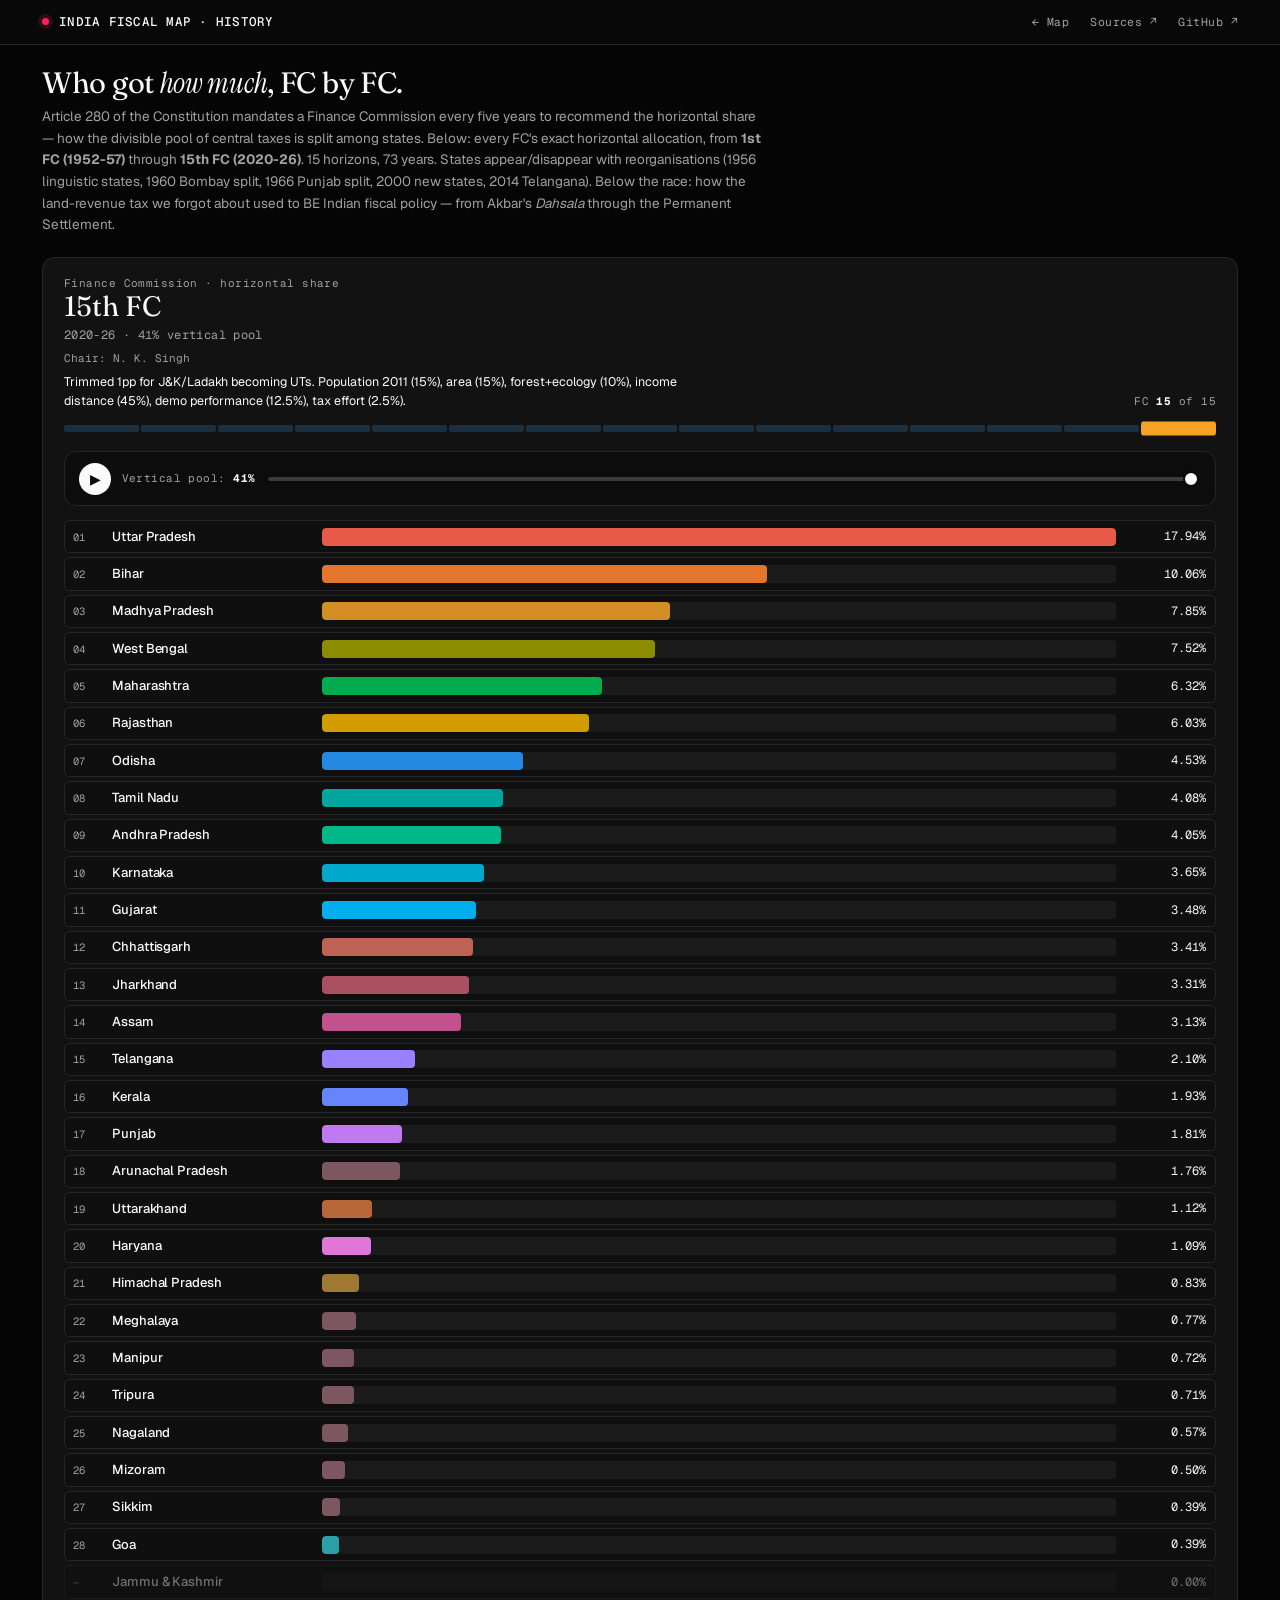
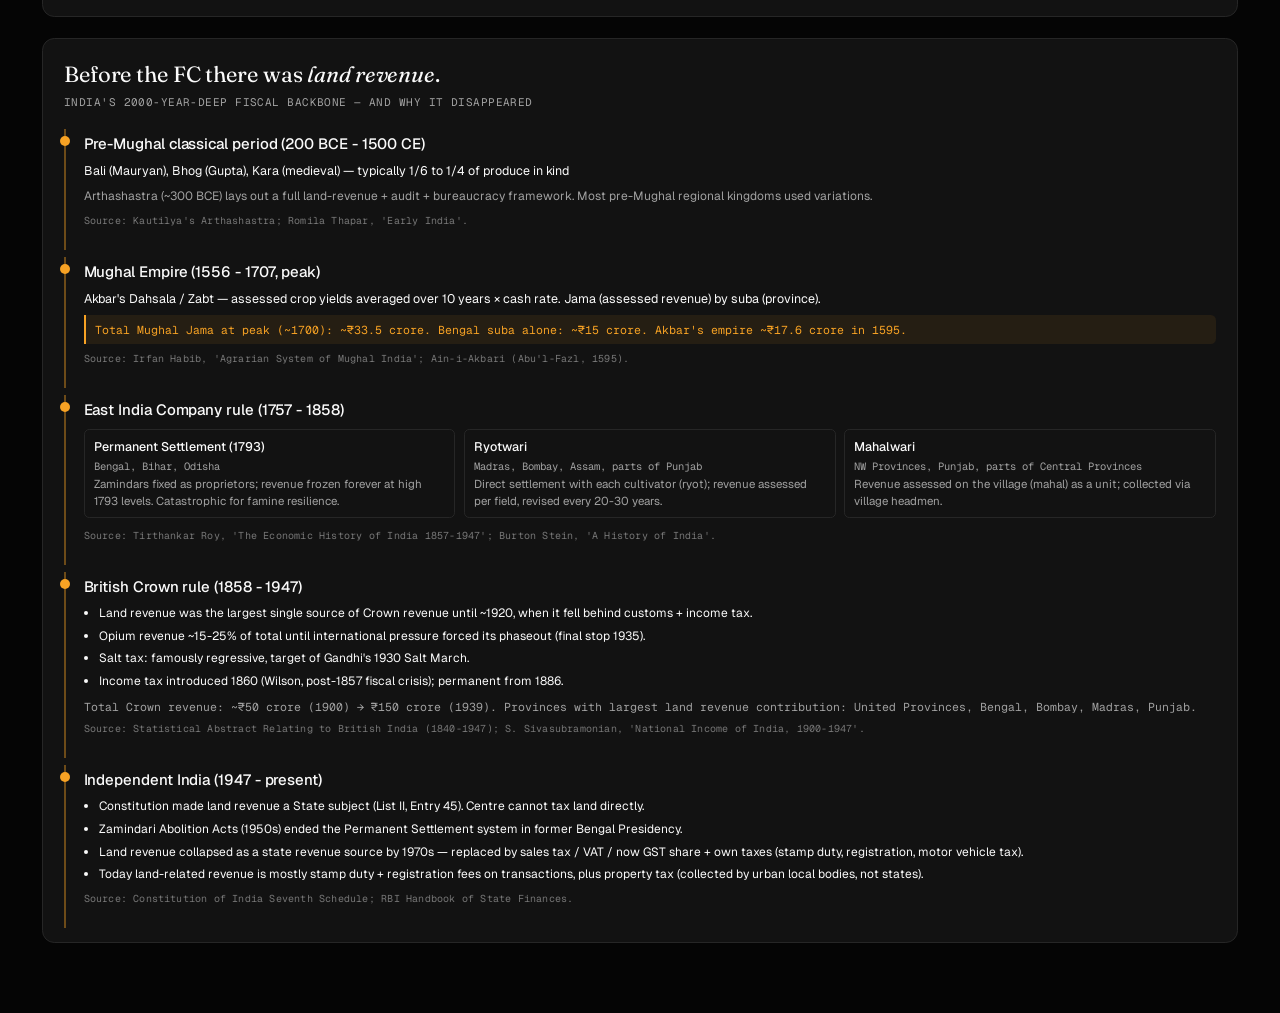
<file: history.html>
<!DOCTYPE html>
<html lang="en">
<head>
  <meta charset="UTF-8" />
  <meta name="viewport" content="width=device-width, initial-scale=1.0" />
  <title>India Fiscal Map — FC-by-FC race + land revenue history</title>
  <link rel="stylesheet" href="styles.css" />
  <style>
    /* History page — bar-chart race + timeline */
    body { background: oklch(0.115 0 0); }
    .hist-wrap { max-width: 1280px; margin: 0 auto; padding: 1.5rem var(--pad-x) 5rem; }
    .hist-back {
      font-family: var(--font-mono); font-size: 11px; letter-spacing: 0.05em; text-transform: uppercase;
      color: var(--muted-foreground); display: inline-block; margin-bottom: 1.25rem;
      border: 1px solid var(--border-strong); padding: 5px 12px; border-radius: 999px;
    }
    .hist-back:hover { color: var(--foreground); border-color: var(--foreground); }
    .hist-title { font-family: var(--font-display); font-weight: 400; font-size: clamp(1.6rem, 2.6vw, 2.1rem); line-height: 1.15; margin: 0 0 0.4rem; letter-spacing: -0.01em; }
    .hist-title em { font-family: var(--font-italic); font-style: italic; }
    .hist-lede { font-size: 13.5px; line-height: 1.6; color: var(--muted-foreground); margin: 0 0 1.5rem; max-width: 720px; }

    .race-card {
      background: var(--card); border: 1px solid var(--border); border-radius: var(--radius-lg);
      padding: 1.25rem 1.5rem 1.25rem; margin-bottom: 1.5rem;
    }
    .race-head {
      display: grid; grid-template-columns: 1fr auto; gap: 1rem;
      align-items: end; margin-bottom: 1rem;
    }
    .race-fc-meta {
      font-family: var(--font-mono); font-size: 11px; color: var(--muted-foreground); letter-spacing: 0.04em;
    }
    .race-fc-name {
      font-family: var(--font-display); font-weight: 400; font-size: 28px; color: var(--foreground); line-height: 1.05; margin: 0;
    }
    .race-fc-years { font-family: var(--font-mono); font-size: 12px; color: var(--muted-foreground); letter-spacing: 0.03em; margin-top: 4px; }
    .race-fc-chair { font-family: var(--font-mono); font-size: 11px; color: var(--muted-foreground); margin-top: 6px; }
    .race-fc-key { font-size: 12.5px; line-height: 1.5; color: var(--foreground); margin-top: 0.4rem; max-width: 640px; }

    .race-controls {
      display: flex; align-items: center; gap: 0.75rem; margin-bottom: 1rem;
      padding: 0.75rem 1rem; background: oklch(0.155 0 0); border: 1px solid var(--border); border-radius: var(--radius-lg);
    }
    .race-play {
      width: 32px; height: 32px; border-radius: 50%;
      background: var(--foreground); color: var(--background);
      border: none; font-size: 14px; cursor: pointer; display: inline-flex; align-items: center; justify-content: center;
      flex-shrink: 0;
    }
    .race-play:hover { background: oklch(0.78 0.16 70); }
    .race-pool {
      font-family: var(--font-mono); font-size: 11px; letter-spacing: 0.04em;
      color: var(--muted-foreground); white-space: nowrap;
    }
    .race-pool strong { color: var(--foreground); }
    #race-fc-slider {
      flex: 1; -webkit-appearance: none; appearance: none; height: 4px;
      background: var(--border-strong); border-radius: 999px; outline: none; cursor: pointer;
    }
    #race-fc-slider::-webkit-slider-thumb {
      -webkit-appearance: none; appearance: none; width: 16px; height: 16px; border-radius: 50%;
      background: var(--foreground); border: 2px solid oklch(0.145 0 0); cursor: pointer;
    }

    .race-list { display: flex; flex-direction: column; gap: 4px; }
    .race-row {
      display: grid; grid-template-columns: 28px 200px 1fr 80px; align-items: center;
      gap: 0.75rem; padding: 0.4rem 0.6rem;
      background: oklch(0.17 0 0); border: 1px solid var(--border); border-radius: var(--radius-sm);
      font-size: 13px;
      transition: transform 0.6s cubic-bezier(0.4, 0, 0.2, 1), opacity 0.4s;
      position: relative;
    }
    .race-row.absent { opacity: 0.4; }
    .race-row .rnk { font-family: var(--font-mono); font-size: 10.5px; color: var(--muted-foreground); }
    .race-row .name { color: var(--foreground); font-weight: 500; letter-spacing: -0.005em; }
    .race-row .bar-wrap { background: oklch(0.22 0 0); height: 18px; border-radius: 4px; overflow: hidden; position: relative; }
    .race-row .bar {
      display: block; height: 100%; border-radius: 4px;
      transition: width 0.6s cubic-bezier(0.4, 0, 0.2, 1), background 0.4s;
    }
    .race-row .val {
      font-family: var(--font-mono); font-size: 12px; color: var(--foreground);
      text-align: right; letter-spacing: 0.01em;
    }

    .race-fc-strip-wrap {
      display: grid;
      grid-template-columns: repeat(15, 1fr); gap: 2px;
      margin: 1rem 0 1.4rem; height: 7px; border-radius: 4px; overflow: visible;
      position: relative;
    }
    .race-fc-tick { background: oklch(0.3 0.04 240); border-radius: 2px; transition: background 0.2s, transform 0.2s; cursor: pointer; }
    .race-fc-tick.active { background: oklch(0.78 0.16 70); transform: scaleY(2); }

    /* Timeline */
    .timeline-card {
      background: var(--card); border: 1px solid var(--border); border-radius: var(--radius-lg);
      padding: 1.25rem 1.5rem 0.5rem;
    }
    .timeline-card h2 {
      font-family: var(--font-display); font-weight: 400; font-size: 22px; color: var(--foreground);
      letter-spacing: -0.005em; margin: 0 0 0.25rem;
    }
    .timeline-card .sub {
      font-family: var(--font-mono); font-size: 11px; letter-spacing: 0.04em;
      color: var(--muted-foreground); text-transform: uppercase; margin-bottom: 1.25rem;
    }
    .era {
      border-left: 2px solid oklch(0.78 0.16 70 / 0.4);
      padding: 0.25rem 0 1.5rem 1.25rem; position: relative; margin-bottom: 0.5rem;
    }
    .era::before {
      content: ''; position: absolute; left: -6px; top: 0.55rem;
      width: 10px; height: 10px; border-radius: 50%; background: oklch(0.78 0.16 70);
    }
    .era h3 {
      font-family: var(--font-sans); font-weight: 500; font-size: 15px;
      color: var(--foreground); margin: 0 0 0.4rem; letter-spacing: -0.005em;
    }
    .era .system { font-size: 12.5px; line-height: 1.55; color: var(--foreground); margin: 0 0 0.5rem; }
    .era .system strong { color: var(--foreground); }
    .era .systems-list { display: grid; grid-template-columns: 1fr 1fr 1fr; gap: 0.6rem; margin: 0.5rem 0 0.75rem; }
    @media (max-width: 720px) { .era .systems-list { grid-template-columns: 1fr; } }
    .era .systems-list .item {
      background: oklch(0.18 0 0); border: 1px solid var(--border); border-radius: var(--radius-sm);
      padding: 0.5rem 0.65rem;
    }
    .era .systems-list .item .n { font-family: var(--font-sans); font-weight: 500; font-size: 12.5px; color: var(--foreground); }
    .era .systems-list .item .w { font-family: var(--font-mono); font-size: 10.5px; color: var(--muted-foreground); margin: 2px 0; }
    .era .systems-list .item .b { font-size: 11.5px; line-height: 1.45; color: var(--muted-foreground); }
    .era .data-point {
      font-family: var(--font-mono); font-size: 11.5px; color: oklch(0.78 0.16 70);
      background: oklch(0.78 0.16 70 / 0.08); padding: 0.4rem 0.7rem;
      border-left: 2px solid oklch(0.78 0.16 70); margin: 0.4rem 0 0.5rem;
      border-radius: 0 var(--radius-sm) var(--radius-sm) 0;
    }
    .era ul { margin: 0.3rem 0 0.5rem; padding-left: 1.1rem; }
    .era li { font-size: 12px; line-height: 1.55; color: var(--foreground); margin-bottom: 0.3rem; }
    .era .headline { font-family: var(--font-mono); font-size: 11.5px; color: var(--muted-foreground); margin-top: 0.4rem; }
    .era .source {
      font-family: var(--font-mono); font-size: 10px; color: var(--muted-foreground); opacity: 0.7;
      margin-top: 0.4rem; letter-spacing: 0.02em;
    }
  </style>
</head>
<body>
  <nav id="nav">
    <div class="brand"><span class="brand-dot"></span> INDIA FISCAL MAP · HISTORY</div>
    <div class="nav-links">
      <a href="index.html">← Map</a>
      <a href="references.html">Sources ↗</a>
      <a href="https://github.com/sinhaankur/india-fiscal-map" target="_blank" rel="noopener">GitHub ↗</a>
    </div>
  </nav>

  <div class="hist-wrap">
    <h1 class="hist-title">Who got <em>how much</em>, FC by FC.</h1>
    <p class="hist-lede">
      Article 280 of the Constitution mandates a Finance Commission every five years to recommend the horizontal share — how the divisible pool of central taxes is split among states. Below: every FC's exact horizontal allocation, from <strong>1st FC (1952-57)</strong> through <strong>15th FC (2020-26)</strong>. 15 horizons, 73 years. States appear/disappear with reorganisations (1956 linguistic states, 1960 Bombay split, 1966 Punjab split, 2000 new states, 2014 Telangana). Below the race: how the land-revenue tax we forgot about used to BE Indian fiscal policy — from Akbar's <em>Dahsala</em> through the Permanent Settlement.
    </p>

    <div class="race-card">
      <div class="race-head">
        <div>
          <div class="race-fc-meta">Finance Commission · horizontal share</div>
          <div class="race-fc-name" id="race-fc-name">14th FC</div>
          <div class="race-fc-years" id="race-fc-years">2015-20 · 42% vertical pool</div>
          <div class="race-fc-chair" id="race-fc-chair">Chair: Y. V. Reddy</div>
          <div class="race-fc-key" id="race-fc-key">—</div>
        </div>
        <div class="race-pool">FC <strong id="race-fc-idx">15</strong> of 15</div>
      </div>
      <div class="race-fc-strip-wrap" id="race-fc-strip"></div>
      <div class="race-controls">
        <button class="race-play" id="race-play" title="Play / pause">▶</button>
        <span class="race-pool" id="race-pool-info">Vertical pool: <strong>42%</strong></span>
        <input type="range" id="race-fc-slider" min="0" max="14" value="13" />
      </div>
      <div class="race-list" id="race-list"></div>
    </div>

    <div class="timeline-card">
      <h2>Before the FC there was <em>land revenue</em>.</h2>
      <div class="sub">India's 2000-year-deep fiscal backbone — and why it disappeared</div>
      <div id="timeline"></div>
    </div>
  </div>

  <script src="history.js"></script>
</body>
</html>
</file>
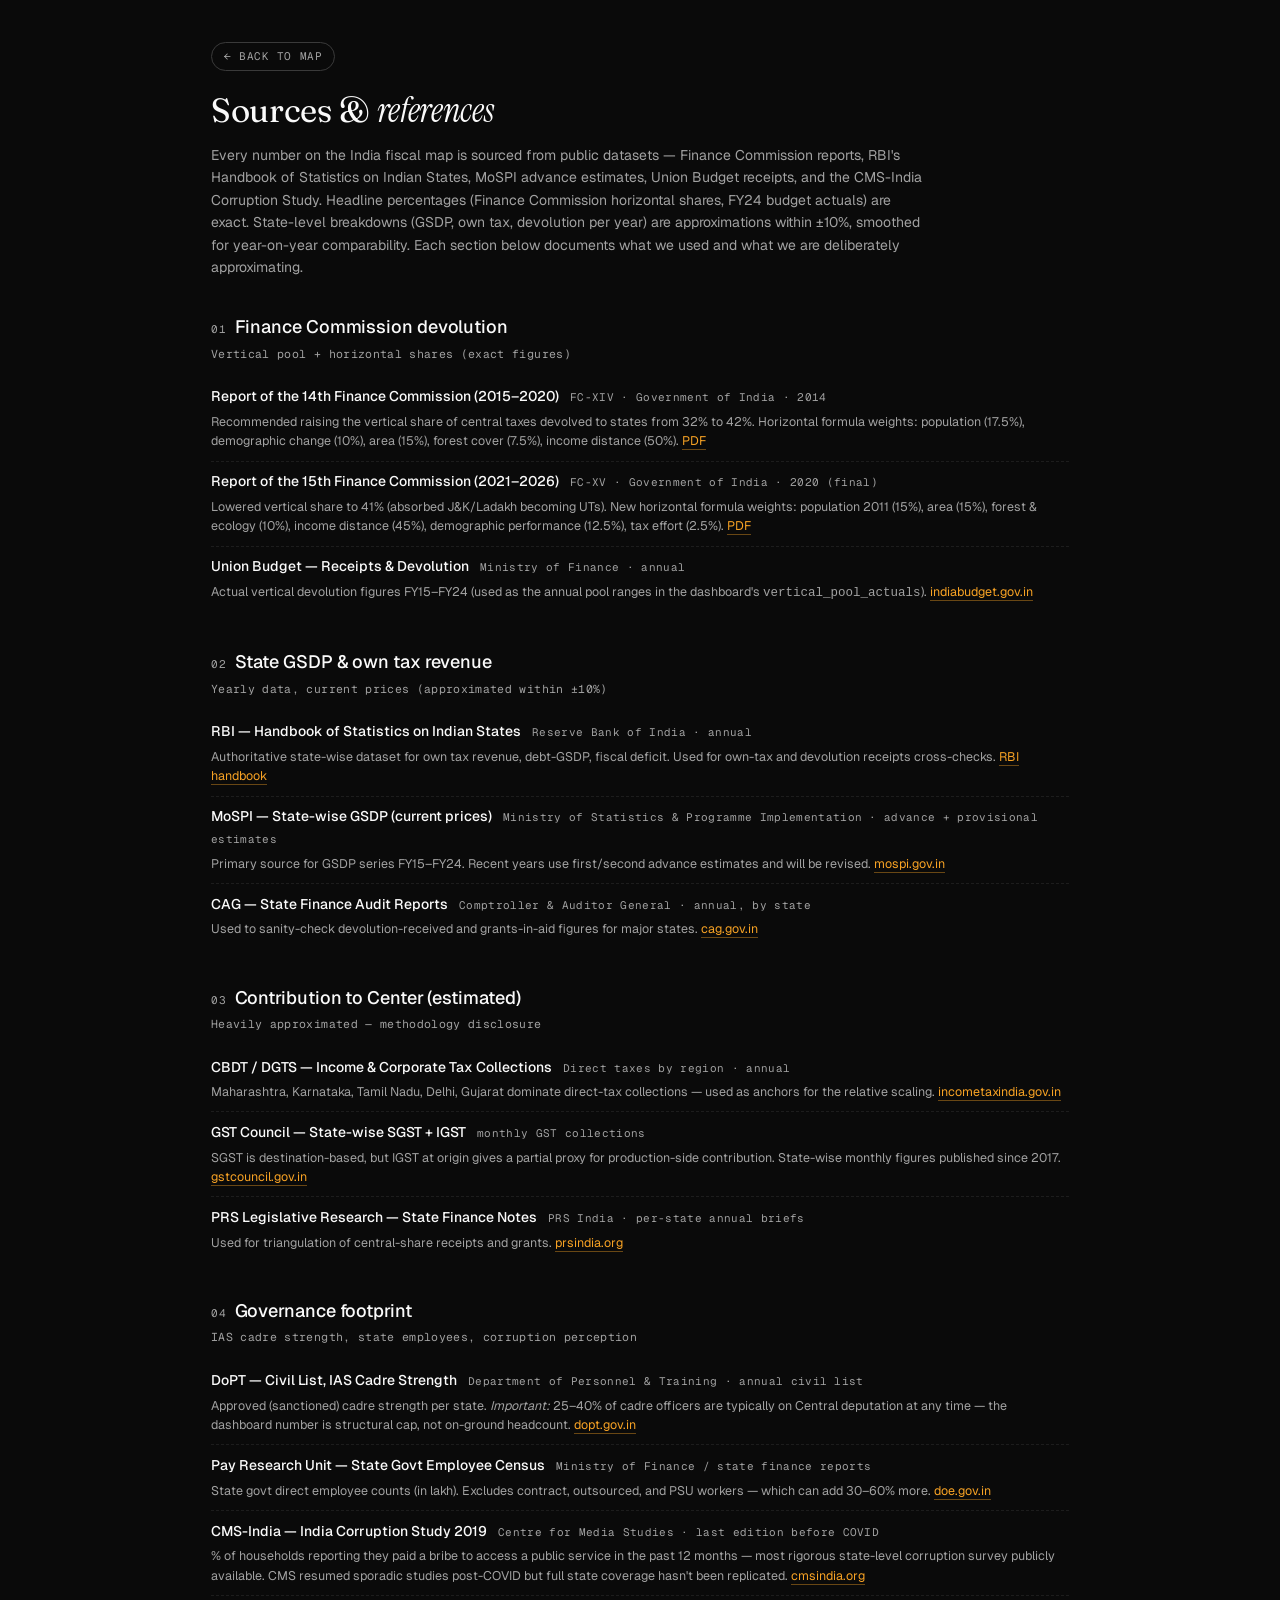
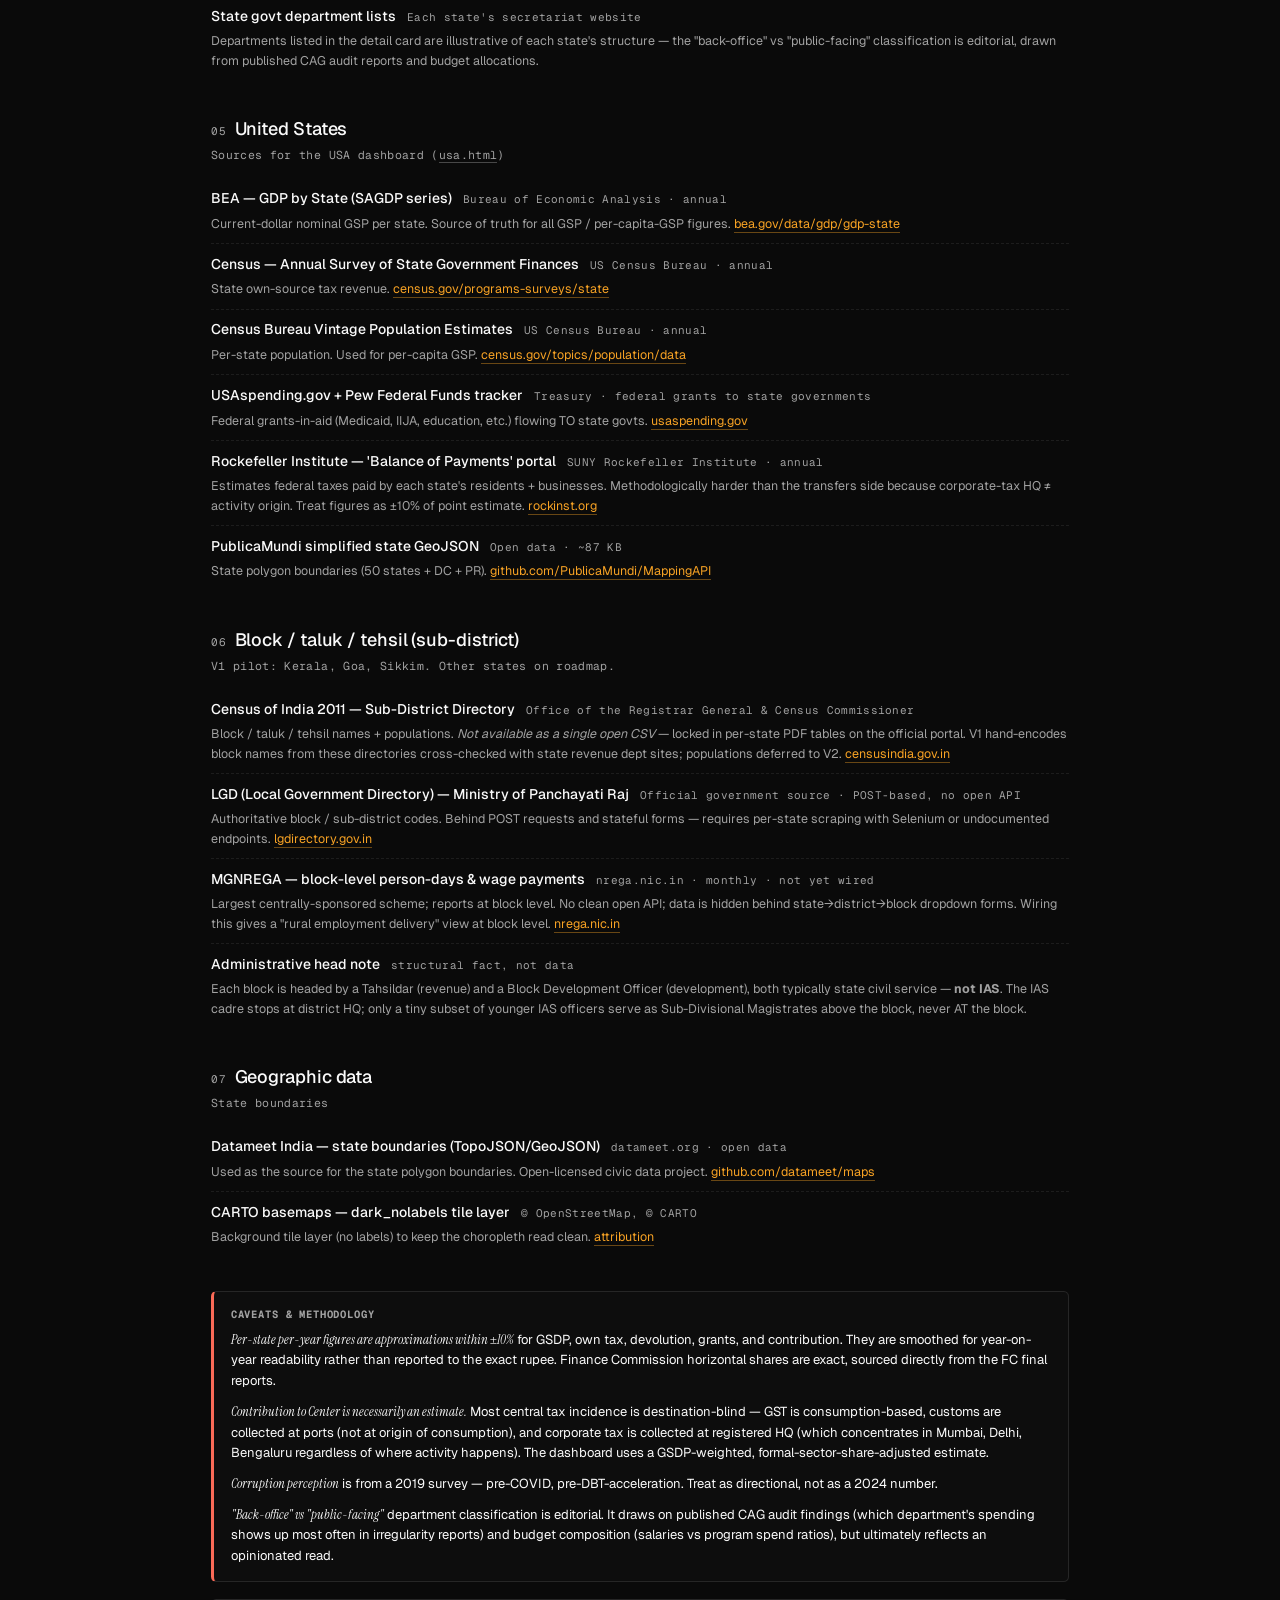
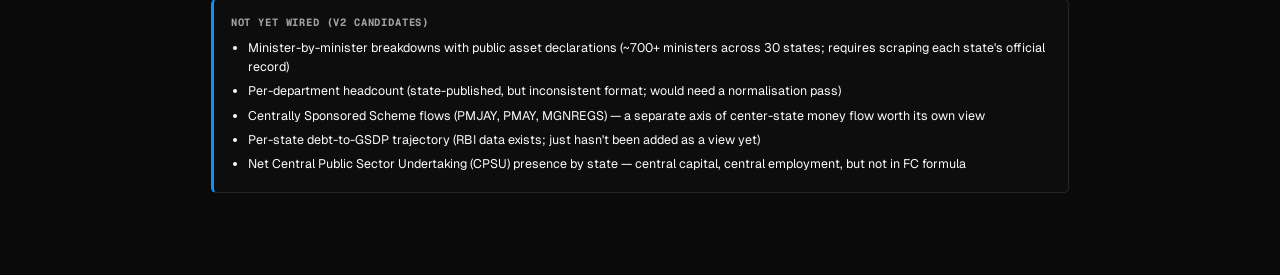
<file: references.html>
<!DOCTYPE html>
<html lang="en">
<head>
  <meta charset="UTF-8" />
  <meta name="viewport" content="width=device-width, initial-scale=1.0" />
  <title>India Fiscal — Sources & References</title>
  <link rel="stylesheet" href="styles.css" />
  <style>
    .refs-wrap { max-width: 900px; margin: 0 auto; padding: 3rem 1.5rem 6rem; }
    .refs-wrap h1 { font-family: var(--font-display); font-weight: 400; font-size: clamp(1.8rem, 3vw, 2.4rem); line-height: 1.1; margin: 0 0 0.5rem; letter-spacing: -0.01em; }
    .refs-wrap h1 em { font-family: var(--font-italic); font-style: italic; }
    .refs-wrap > .lede { font-size: 14px; color: var(--muted-foreground); line-height: 1.6; margin-bottom: 2.5rem; max-width: 720px; }
    .refs-back { font-family: var(--font-mono); font-size: 11px; letter-spacing: 0.05em; text-transform: uppercase; color: var(--muted-foreground); display: inline-block; margin-bottom: 1.5rem; border: 1px solid var(--border-strong); padding: 5px 12px; border-radius: 999px; }
    .refs-back:hover { color: var(--foreground); border-color: var(--foreground); }
    .refs-section { margin-top: 2.5rem; }
    .refs-section h2 { font-family: var(--font-sans); font-weight: 500; font-size: 18px; letter-spacing: -0.005em; margin: 0 0 0.25rem; color: var(--foreground); }
    .refs-section h2 .num { font-family: var(--font-mono); font-size: 11px; color: var(--muted-foreground); font-weight: 400; letter-spacing: 0.05em; margin-right: 0.6rem; }
    .refs-section .sec-sub { font-family: var(--font-mono); font-size: 11.5px; letter-spacing: 0.03em; color: var(--muted-foreground); margin: 0 0 1rem; }
    .refs-list { list-style: none; padding: 0; margin: 0; }
    .refs-list li { padding: 0.7rem 0; border-bottom: 1px dashed oklch(0.985 0 0 / 0.08); }
    .refs-list li:last-child { border-bottom: 0; }
    .refs-list .src-name { font-family: var(--font-sans); font-weight: 500; color: var(--foreground); font-size: 14px; }
    .refs-list .src-meta { font-family: var(--font-mono); font-size: 11px; color: var(--muted-foreground); letter-spacing: 0.03em; margin-left: 0.5rem; }
    .refs-list .src-note { font-size: 12.5px; color: var(--muted-foreground); line-height: 1.55; margin-top: 4px; }
    .refs-list a { color: oklch(0.78 0.16 70); border-bottom-color: oklch(0.78 0.16 70 / 0.4); }
    .refs-list a:hover { border-bottom-color: oklch(0.78 0.16 70); }
    .refs-caveats { background: oklch(0.16 0 0); border: 1px solid var(--border); border-left: 3px solid oklch(0.7 0.18 30); border-radius: var(--radius-sm); padding: 1rem 1.2rem; margin-top: 2.5rem; }
    .refs-caveats h3 { font-family: var(--font-mono); font-size: 10.5px; letter-spacing: 0.08em; text-transform: uppercase; color: var(--muted-foreground); margin: 0 0 0.5rem; }
    .refs-caveats p { font-size: 13px; line-height: 1.6; color: var(--foreground); margin: 0 0 0.7rem; }
    .refs-caveats p:last-child { margin-bottom: 0; }
    .refs-caveats em { font-family: var(--font-italic); font-style: italic; }
    .refs-deferred { background: oklch(0.16 0 0); border: 1px solid var(--border); border-left: 3px solid oklch(0.65 0.18 250); border-radius: var(--radius-sm); padding: 1rem 1.2rem; margin-top: 1.25rem; }
    .refs-deferred h3 { font-family: var(--font-mono); font-size: 10.5px; letter-spacing: 0.08em; text-transform: uppercase; color: var(--muted-foreground); margin: 0 0 0.5rem; }
    .refs-deferred ul { padding-left: 1.25rem; margin: 0; }
    .refs-deferred li { font-size: 12.5px; line-height: 1.55; color: var(--foreground); margin-bottom: 0.35rem; }
  </style>
</head>
<body>

<div class="refs-wrap">
  <a class="refs-back" href="index.html#map">← Back to map</a>

  <h1>Sources &amp; <em>references</em></h1>
  <p class="lede">
    Every number on the India fiscal map is sourced from public datasets — Finance Commission reports, RBI's Handbook of Statistics on Indian States, MoSPI advance estimates, Union Budget receipts, and the CMS-India Corruption Study. Headline percentages (Finance Commission horizontal shares, FY24 budget actuals) are exact. State-level breakdowns (GSDP, own tax, devolution per year) are approximations within ±10%, smoothed for year-on-year comparability. Each section below documents what we used and what we are deliberately approximating.
  </p>

  <section class="refs-section">
    <h2><span class="num">01</span>Finance Commission devolution</h2>
    <div class="sec-sub">Vertical pool + horizontal shares (exact figures)</div>
    <ul class="refs-list">
      <li>
        <span class="src-name">Report of the 14th Finance Commission (2015–2020)</span>
        <span class="src-meta">FC-XIV · Government of India · 2014</span>
        <div class="src-note">Recommended raising the vertical share of central taxes devolved to states from 32% to 42%. Horizontal formula weights: population (17.5%), demographic change (10%), area (15%), forest cover (7.5%), income distance (50%). <a href="https://fincomindia.nic.in/asset/doc/commission-reports/14thFCRENG.pdf" target="_blank" rel="noopener">PDF</a></div>
      </li>
      <li>
        <span class="src-name">Report of the 15th Finance Commission (2021–2026)</span>
        <span class="src-meta">FC-XV · Government of India · 2020 (final)</span>
        <div class="src-note">Lowered vertical share to 41% (absorbed J&amp;K/Ladakh becoming UTs). New horizontal formula weights: population 2011 (15%), area (15%), forest &amp; ecology (10%), income distance (45%), demographic performance (12.5%), tax effort (2.5%). <a href="https://fincomindia.nic.in/asset/doc/commission-reports/XVFC-VOL-I.pdf" target="_blank" rel="noopener">PDF</a></div>
      </li>
      <li>
        <span class="src-name">Union Budget — Receipts &amp; Devolution</span>
        <span class="src-meta">Ministry of Finance · annual</span>
        <div class="src-note">Actual vertical devolution figures FY15–FY24 (used as the annual pool ranges in the dashboard's <code>vertical_pool_actuals</code>). <a href="https://www.indiabudget.gov.in/" target="_blank" rel="noopener">indiabudget.gov.in</a></div>
      </li>
    </ul>
  </section>

  <section class="refs-section">
    <h2><span class="num">02</span>State GSDP &amp; own tax revenue</h2>
    <div class="sec-sub">Yearly data, current prices (approximated within ±10%)</div>
    <ul class="refs-list">
      <li>
        <span class="src-name">RBI — Handbook of Statistics on Indian States</span>
        <span class="src-meta">Reserve Bank of India · annual</span>
        <div class="src-note">Authoritative state-wise dataset for own tax revenue, debt-GSDP, fiscal deficit. Used for own-tax and devolution receipts cross-checks. <a href="https://www.rbi.org.in/Scripts/AnnualPublications.aspx?head=Handbook+of+Statistics+on+Indian+States" target="_blank" rel="noopener">RBI handbook</a></div>
      </li>
      <li>
        <span class="src-name">MoSPI — State-wise GSDP (current prices)</span>
        <span class="src-meta">Ministry of Statistics &amp; Programme Implementation · advance + provisional estimates</span>
        <div class="src-note">Primary source for GSDP series FY15–FY24. Recent years use first/second advance estimates and will be revised. <a href="https://mospi.gov.in/state-domestic-product" target="_blank" rel="noopener">mospi.gov.in</a></div>
      </li>
      <li>
        <span class="src-name">CAG — State Finance Audit Reports</span>
        <span class="src-meta">Comptroller &amp; Auditor General · annual, by state</span>
        <div class="src-note">Used to sanity-check devolution-received and grants-in-aid figures for major states. <a href="https://cag.gov.in/en/audit-report" target="_blank" rel="noopener">cag.gov.in</a></div>
      </li>
    </ul>
  </section>

  <section class="refs-section">
    <h2><span class="num">03</span>Contribution to Center (estimated)</h2>
    <div class="sec-sub">Heavily approximated — methodology disclosure</div>
    <ul class="refs-list">
      <li>
        <span class="src-name">CBDT / DGTS — Income &amp; Corporate Tax Collections</span>
        <span class="src-meta">Direct taxes by region · annual</span>
        <div class="src-note">Maharashtra, Karnataka, Tamil Nadu, Delhi, Gujarat dominate direct-tax collections — used as anchors for the relative scaling. <a href="https://incometaxindia.gov.in/Pages/Direct-Taxes-Data.aspx" target="_blank" rel="noopener">incometaxindia.gov.in</a></div>
      </li>
      <li>
        <span class="src-name">GST Council — State-wise SGST + IGST</span>
        <span class="src-meta">monthly GST collections</span>
        <div class="src-note">SGST is destination-based, but IGST at origin gives a partial proxy for production-side contribution. State-wise monthly figures published since 2017. <a href="https://gstcouncil.gov.in/" target="_blank" rel="noopener">gstcouncil.gov.in</a></div>
      </li>
      <li>
        <span class="src-name">PRS Legislative Research — State Finance Notes</span>
        <span class="src-meta">PRS India · per-state annual briefs</span>
        <div class="src-note">Used for triangulation of central-share receipts and grants. <a href="https://prsindia.org/policy/budgets" target="_blank" rel="noopener">prsindia.org</a></div>
      </li>
    </ul>
  </section>

  <section class="refs-section">
    <h2><span class="num">04</span>Governance footprint</h2>
    <div class="sec-sub">IAS cadre strength, state employees, corruption perception</div>
    <ul class="refs-list">
      <li>
        <span class="src-name">DoPT — Civil List, IAS Cadre Strength</span>
        <span class="src-meta">Department of Personnel &amp; Training · annual civil list</span>
        <div class="src-note">Approved (sanctioned) cadre strength per state. <em>Important:</em> 25–40% of cadre officers are typically on Central deputation at any time — the dashboard number is structural cap, not on-ground headcount. <a href="https://dopt.gov.in/" target="_blank" rel="noopener">dopt.gov.in</a></div>
      </li>
      <li>
        <span class="src-name">Pay Research Unit — State Govt Employee Census</span>
        <span class="src-meta">Ministry of Finance / state finance reports</span>
        <div class="src-note">State govt direct employee counts (in lakh). Excludes contract, outsourced, and PSU workers — which can add 30–60% more. <a href="https://doe.gov.in/order-circular" target="_blank" rel="noopener">doe.gov.in</a></div>
      </li>
      <li>
        <span class="src-name">CMS-India — India Corruption Study 2019</span>
        <span class="src-meta">Centre for Media Studies · last edition before COVID</span>
        <div class="src-note">% of households reporting they paid a bribe to access a public service in the past 12 months — most rigorous state-level corruption survey publicly available. CMS resumed sporadic studies post-COVID but full state coverage hasn't been replicated. <a href="https://www.cmsindia.org/india-corruption-study" target="_blank" rel="noopener">cmsindia.org</a></div>
      </li>
      <li>
        <span class="src-name">State govt department lists</span>
        <span class="src-meta">Each state's secretariat website</span>
        <div class="src-note">Departments listed in the detail card are illustrative of each state's structure — the "back-office" vs "public-facing" classification is editorial, drawn from published CAG audit reports and budget allocations.</div>
      </li>
    </ul>
  </section>

  <section class="refs-section">
    <h2><span class="num">05</span>United States</h2>
    <div class="sec-sub">Sources for the USA dashboard (<a href="usa.html">usa.html</a>)</div>
    <ul class="refs-list">
      <li>
        <span class="src-name">BEA — GDP by State (SAGDP series)</span>
        <span class="src-meta">Bureau of Economic Analysis · annual</span>
        <div class="src-note">Current-dollar nominal GSP per state. Source of truth for all GSP / per-capita-GSP figures. <a href="https://www.bea.gov/data/gdp/gdp-state" target="_blank" rel="noopener">bea.gov/data/gdp/gdp-state</a></div>
      </li>
      <li>
        <span class="src-name">Census — Annual Survey of State Government Finances</span>
        <span class="src-meta">US Census Bureau · annual</span>
        <div class="src-note">State own-source tax revenue. <a href="https://www.census.gov/programs-surveys/state.html" target="_blank" rel="noopener">census.gov/programs-surveys/state</a></div>
      </li>
      <li>
        <span class="src-name">Census Bureau Vintage Population Estimates</span>
        <span class="src-meta">US Census Bureau · annual</span>
        <div class="src-note">Per-state population. Used for per-capita GSP. <a href="https://www.census.gov/topics/population/data.html" target="_blank" rel="noopener">census.gov/topics/population/data</a></div>
      </li>
      <li>
        <span class="src-name">USAspending.gov + Pew Federal Funds tracker</span>
        <span class="src-meta">Treasury · federal grants to state governments</span>
        <div class="src-note">Federal grants-in-aid (Medicaid, IIJA, education, etc.) flowing TO state govts. <a href="https://www.usaspending.gov/" target="_blank" rel="noopener">usaspending.gov</a></div>
      </li>
      <li>
        <span class="src-name">Rockefeller Institute — 'Balance of Payments' portal</span>
        <span class="src-meta">SUNY Rockefeller Institute · annual</span>
        <div class="src-note">Estimates federal taxes paid by each state's residents + businesses. Methodologically harder than the transfers side because corporate-tax HQ ≠ activity origin. Treat figures as ±10% of point estimate. <a href="https://rockinst.org/issue-areas/fiscal-analysis/balance-of-payments-portal/" target="_blank" rel="noopener">rockinst.org</a></div>
      </li>
      <li>
        <span class="src-name">PublicaMundi simplified state GeoJSON</span>
        <span class="src-meta">Open data · ~87 KB</span>
        <div class="src-note">State polygon boundaries (50 states + DC + PR). <a href="https://github.com/PublicaMundi/MappingAPI" target="_blank" rel="noopener">github.com/PublicaMundi/MappingAPI</a></div>
      </li>
    </ul>
  </section>

  <section class="refs-section">
    <h2><span class="num">06</span>Block / taluk / tehsil (sub-district)</h2>
    <div class="sec-sub">V1 pilot: Kerala, Goa, Sikkim. Other states on roadmap.</div>
    <ul class="refs-list">
      <li>
        <span class="src-name">Census of India 2011 — Sub-District Directory</span>
        <span class="src-meta">Office of the Registrar General &amp; Census Commissioner</span>
        <div class="src-note">Block / taluk / tehsil names + populations. <em>Not available as a single open CSV</em> — locked in per-state PDF tables on the official portal. V1 hand-encodes block names from these directories cross-checked with state revenue dept sites; populations deferred to V2. <a href="https://censusindia.gov.in" target="_blank" rel="noopener">censusindia.gov.in</a></div>
      </li>
      <li>
        <span class="src-name">LGD (Local Government Directory) — Ministry of Panchayati Raj</span>
        <span class="src-meta">Official government source · POST-based, no open API</span>
        <div class="src-note">Authoritative block / sub-district codes. Behind POST requests and stateful forms — requires per-state scraping with Selenium or undocumented endpoints. <a href="https://lgdirectory.gov.in" target="_blank" rel="noopener">lgdirectory.gov.in</a></div>
      </li>
      <li>
        <span class="src-name">MGNREGA — block-level person-days &amp; wage payments</span>
        <span class="src-meta">nrega.nic.in · monthly · not yet wired</span>
        <div class="src-note">Largest centrally-sponsored scheme; reports at block level. No clean open API; data is hidden behind state→district→block dropdown forms. Wiring this gives a "rural employment delivery" view at block level. <a href="https://nrega.nic.in" target="_blank" rel="noopener">nrega.nic.in</a></div>
      </li>
      <li>
        <span class="src-name">Administrative head note</span>
        <span class="src-meta">structural fact, not data</span>
        <div class="src-note">Each block is headed by a Tahsildar (revenue) and a Block Development Officer (development), both typically state civil service — <strong>not IAS</strong>. The IAS cadre stops at district HQ; only a tiny subset of younger IAS officers serve as Sub-Divisional Magistrates above the block, never AT the block.</div>
      </li>
    </ul>
  </section>

  <section class="refs-section">
    <h2><span class="num">07</span>Geographic data</h2>
    <div class="sec-sub">State boundaries</div>
    <ul class="refs-list">
      <li>
        <span class="src-name">Datameet India — state boundaries (TopoJSON/GeoJSON)</span>
        <span class="src-meta">datameet.org · open data</span>
        <div class="src-note">Used as the source for the state polygon boundaries. Open-licensed civic data project. <a href="https://github.com/datameet/maps" target="_blank" rel="noopener">github.com/datameet/maps</a></div>
      </li>
      <li>
        <span class="src-name">CARTO basemaps — dark_nolabels tile layer</span>
        <span class="src-meta">© OpenStreetMap, © CARTO</span>
        <div class="src-note">Background tile layer (no labels) to keep the choropleth read clean. <a href="https://carto.com/attributions" target="_blank" rel="noopener">attribution</a></div>
      </li>
    </ul>
  </section>

  <div class="refs-caveats">
    <h3>Caveats &amp; methodology</h3>
    <p><em>Per-state per-year figures are approximations within ±10%</em> for GSDP, own tax, devolution, grants, and contribution. They are smoothed for year-on-year readability rather than reported to the exact rupee. Finance Commission horizontal shares are exact, sourced directly from the FC final reports.</p>
    <p><em>Contribution to Center is necessarily an estimate.</em> Most central tax incidence is destination-blind — GST is consumption-based, customs are collected at ports (not at origin of consumption), and corporate tax is collected at registered HQ (which concentrates in Mumbai, Delhi, Bengaluru regardless of where activity happens). The dashboard uses a GSDP-weighted, formal-sector-share-adjusted estimate.</p>
    <p><em>Corruption perception</em> is from a 2019 survey — pre-COVID, pre-DBT-acceleration. Treat as directional, not as a 2024 number.</p>
    <p><em>"Back-office" vs "public-facing"</em> department classification is editorial. It draws on published CAG audit findings (which department's spending shows up most often in irregularity reports) and budget composition (salaries vs program spend ratios), but ultimately reflects an opinionated read.</p>
  </div>

  <div class="refs-deferred">
    <h3>Not yet wired (V2 candidates)</h3>
    <ul>
      <li>Minister-by-minister breakdowns with public asset declarations (~700+ ministers across 30 states; requires scraping each state's official record)</li>
      <li>Per-department headcount (state-published, but inconsistent format; would need a normalisation pass)</li>
      <li>Centrally Sponsored Scheme flows (PMJAY, PMAY, MGNREGS) — a separate axis of center-state money flow worth its own view</li>
      <li>Per-state debt-to-GSDP trajectory (RBI data exists; just hasn't been added as a view yet)</li>
      <li>Net Central Public Sector Undertaking (CPSU) presence by state — central capital, central employment, but not in FC formula</li>
    </ul>
  </div>

</div>
</body>
</html>
</file>
<file: styles.css>
@import url('https://fonts.googleapis.com/css2?family=Geist:wght@300;400;500;600;700&family=Geist+Mono:wght@400;500&family=Fraunces:opsz,wght@9..144,300;9..144,400;9..144,500;9..144,600&family=Instrument+Serif:ital@0;1&display=swap');

* { box-sizing: border-box; }
[hidden] { display: none !important; }

:root {
  --background: oklch(0.145 0 0);
  --foreground: oklch(0.985 0 0);
  --muted: oklch(0.269 0 0);
  --muted-foreground: oklch(0.708 0 0);
  --border: oklch(0.269 0 0);
  --border-strong: oklch(0.35 0 0);
  --card: oklch(0.18 0 0);
  --warm: oklch(0.769 0.188 70.08);
  --positive: oklch(0.696 0.17 162.48);
  --pop: oklch(0.645 0.246 16.439);
  --radius: 0.625rem;
  --radius-sm: 0.375rem;
  --radius-lg: 0.875rem;
  --font-sans: 'Geist', -apple-system, BlinkMacSystemFont, sans-serif;
  --font-mono: 'Geist Mono', ui-monospace, SFMono-Regular, Menlo, monospace;
  --font-display: 'Fraunces', 'Iowan Old Style', Georgia, serif;
  --font-italic: 'Instrument Serif', Georgia, serif;
  --pad-x: 1.5rem;
}
@media (min-width: 768px) { :root { --pad-x: 3rem; } }

html, body {
  margin: 0; padding: 0;
  background: var(--background);
  color: var(--foreground);
  font-family: var(--font-sans);
  font-size: 14px;
  line-height: 1.55;
  -webkit-font-smoothing: antialiased;
  -moz-osx-font-smoothing: grayscale;
}
a { color: inherit; text-decoration: none; border-bottom: 1px solid oklch(0.4 0 0); transition: border-color 0.15s; }
a:hover { border-color: var(--foreground); }

.mono { font-family: var(--font-mono); }
.display {
  font-family: var(--font-display);
  font-weight: 400;
  line-height: 1.1;
  letter-spacing: -0.01em;
}
.display em { font-family: var(--font-italic); font-style: italic; }
.eyebrow {
  font-family: var(--font-mono);
  font-size: 10.5px;
  letter-spacing: 0.08em;
  text-transform: uppercase;
  color: var(--muted-foreground);
}

#nav {
  position: sticky; top: 0; z-index: 1000;
  display: flex; align-items: center; justify-content: space-between;
  padding: 0.875rem var(--pad-x);
  background: oklch(0.145 0 0 / 0.85);
  backdrop-filter: saturate(150%) blur(14px);
  -webkit-backdrop-filter: saturate(150%) blur(14px);
  border-bottom: 1px solid var(--border);
}
.brand {
  font-family: var(--font-mono);
  font-size: 12.5px;
  font-weight: 500;
  letter-spacing: 0.02em;
  display: flex; align-items: center; gap: 10px;
}
.brand-dot {
  display: inline-block;
  width: 7px; height: 7px;
  border-radius: 50%;
  background: var(--pop);
  box-shadow: 0 0 0 4px oklch(0.645 0.246 16.439 / 0.15);
  animation: pulse 2.4s ease-in-out infinite;
}
@keyframes pulse {
  0%, 100% { opacity: 1; transform: scale(1); }
  50% { opacity: 0.6; transform: scale(1.25); }
}
.nav-links { display: flex; gap: 1.5rem; }
.nav-links a {
  font-family: var(--font-mono);
  font-size: 11.5px;
  letter-spacing: 0.04em;
  color: var(--muted-foreground);
  border: none;
}
.nav-links a:hover { color: var(--foreground); }

.country-pick {
  display: inline-flex; align-items: center; margin-left: 0.6rem;
  background: oklch(0.18 0 0); border: 1px solid var(--border-strong);
  border-radius: 999px; padding: 0 0.25rem;
}
.country-pick select {
  background: transparent; color: var(--foreground); border: none; outline: none;
  font-family: var(--font-mono); font-size: 11px; letter-spacing: 0.03em;
  padding: 4px 6px 4px 10px; cursor: pointer; appearance: none;
  -webkit-appearance: none; -moz-appearance: none;
  padding-right: 1.6rem;
  background-image: url("data:image/svg+xml;utf8,<svg xmlns='http://www.w3.org/2000/svg' width='10' height='10' viewBox='0 0 10 10'><path d='M2 3.5l3 3 3-3' stroke='%23b3b3b3' stroke-width='1.2' fill='none' stroke-linecap='round'/></svg>");
  background-repeat: no-repeat; background-position: right 0.5rem center;
}
.country-pick select option { background: oklch(0.16 0 0); color: var(--foreground); }
.country-pick:hover { border-color: var(--foreground); }

/* ─────── India fiscal section — single-screen ─────── */
.india-fullbleed {
  background: oklch(0.115 0 0);
  max-width: none;
  padding: 0;
  margin: 0;
  width: 100%;
}
.india-shell {
  display: grid;
  grid-template-columns: minmax(0, 1.4fr) minmax(380px, 1fr);
  height: calc(100vh - 56px);
  min-height: 720px;
  width: 100%;
}
@media (max-width: 980px) {
  .india-shell { grid-template-columns: 1fr; height: auto; min-height: 0; }
}

.india-map-side {
  position: relative;
  height: 100%;
  min-height: 0;
  padding: 1.25rem 0 1.25rem 1.25rem;
  background: oklch(0.115 0 0);
}
@media (max-width: 980px) {
  .india-map-side { padding: 1.25rem; height: 60vh; min-height: 460px; }
}

.india-side-panel {
  height: 100%;
  min-height: 0;
  overflow: hidden;
  padding: 1.25rem 1.25rem 1.25rem;
  border-left: 1px solid var(--border);
  background: oklch(0.105 0 0);
  display: flex;
  flex-direction: column;
  gap: 0.85rem;
}
@media (max-width: 980px) {
  .india-side-panel { height: auto; overflow: visible; border-left: none; border-top: 1px solid var(--border); }
}

.india-side-header {
  flex: 0 0 auto;
  display: flex;
  justify-content: space-between;
  align-items: flex-start;
  gap: 1rem;
}
.india-side-header .eyebrow { margin-bottom: 0.3rem; }
.india-display {
  font-size: clamp(1.25rem, 1.8vw, 1.6rem);
  line-height: 1.15;
  margin: 0 0 0.4rem;
}
.india-side-sub {
  font-size: 12px;
  line-height: 1.5;
  color: var(--muted-foreground);
  margin: 0;
  max-width: 460px;
}
.india-ref-link {
  font-family: var(--font-mono);
  font-size: 10.5px;
  letter-spacing: 0.04em;
  text-transform: uppercase;
  color: var(--muted-foreground);
  text-decoration: none;
  padding: 4px 10px;
  border: 1px solid var(--border-strong);
  border-radius: 999px;
  white-space: nowrap;
  flex: 0 0 auto;
}
.india-ref-link:hover { color: var(--foreground); border-color: var(--foreground); }

.india-controls {
  flex: 0 0 auto;
  display: flex;
  flex-direction: column;
  gap: 0.55rem;
  padding: 0.75rem;
  background: oklch(0.155 0 0);
  border: 1px solid var(--border);
  border-radius: var(--radius-lg);
}
.india-view-group { display: flex; gap: 4px; flex-wrap: wrap; }
.ind-btn {
  font-family: var(--font-mono);
  font-size: 11px;
  letter-spacing: 0.04em;
  text-transform: uppercase;
  padding: 6px 12px;
  border: 1px solid var(--border-strong);
  background: transparent;
  color: var(--muted-foreground);
  border-radius: 999px;
  cursor: pointer;
  transition: background 0.12s ease, color 0.12s ease, border-color 0.12s ease;
}
.ind-btn:hover { color: var(--foreground); }
.ind-btn.active { background: var(--foreground); color: var(--background); border-color: var(--foreground); }

.india-year-group {
  display: flex;
  align-items: center;
  gap: 0.75rem;
  flex: 1;
}
.india-year-label {
  font-size: 10.5px;
  letter-spacing: 0.05em;
  text-transform: uppercase;
  color: var(--muted-foreground);
}
.india-year-value {
  font-size: 13px;
  color: var(--foreground);
  min-width: 48px;
  text-align: right;
}
#india-year {
  flex: 1;
  -webkit-appearance: none;
  appearance: none;
  height: 4px;
  background: var(--border-strong);
  border-radius: 999px;
  outline: none;
  cursor: pointer;
}
#india-year::-webkit-slider-thumb {
  -webkit-appearance: none;
  appearance: none;
  width: 16px; height: 16px;
  border-radius: 50%;
  background: var(--foreground);
  border: 2px solid oklch(0.145 0 0);
  cursor: pointer;
  box-shadow: 0 1px 3px rgba(0,0,0,0.5);
}
#india-year::-moz-range-thumb {
  width: 14px; height: 14px;
  border-radius: 50%;
  background: var(--foreground);
  border: 2px solid oklch(0.145 0 0);
  cursor: pointer;
}

.india-fc-strip {
  display: grid;
  grid-template-columns: 1fr 5fr 4fr;
  gap: 2px;
  height: 6px;
  margin: 0.35rem 0 1.1rem;   /* extra bottom margin to make room for labels below */
  border-radius: 4px;
  overflow: visible;
  position: relative;
}
.india-fc-strip .fc-seg { position: relative; border-radius: 2px; }
.india-fc-strip .fc-seg .fc-label {
  position: absolute;
  top: 9px;        /* below the strip, not above the slider */
  left: 0;
  right: 0;
  text-align: center;
  font-family: var(--font-mono);
  font-size: 9px;
  color: var(--muted-foreground);
  letter-spacing: 0.03em;
  white-space: nowrap;
  overflow: hidden;
  text-overflow: ellipsis;
  pointer-events: none;
}
.india-fc-strip .fc-seg.fc-13 { background: oklch(0.32 0.02 240); }
.india-fc-strip .fc-seg.fc-14 { background: oklch(0.45 0.13 250); }
.india-fc-strip .fc-seg.fc-15 { background: oklch(0.55 0.18 30); }
.india-fc-strip .fc-marker {
  position: absolute;
  top: -3px; bottom: -3px;
  width: 2px;
  background: var(--foreground);
  border-radius: 2px;
  transition: left 0.15s ease;
  pointer-events: none;
  z-index: 2;
}

#india-map-wrap {
  position: relative;
  height: 100%;
  border-radius: var(--radius-lg);
  overflow: hidden;
  border: 1px solid var(--border);
  background: oklch(0.16 0 0);
}
#india-map { height: 100%; width: 100%; background: oklch(0.13 0 0); }
.leaflet-control-attribution { background: oklch(0.18 0 0 / 0.7) !important; color: var(--muted-foreground) !important; font-size: 9.5px !important; padding: 2px 6px !important; }
.leaflet-control-attribution a { color: var(--muted-foreground) !important; }
.leaflet-control-zoom a {
  background: oklch(0.18 0 0) !important;
  color: var(--foreground) !important;
  border: 1px solid var(--border) !important;
}

#india-map-readout {
  position: absolute;
  top: 14px; left: 14px;
  background: oklch(0.145 0 0 / 0.92);
  backdrop-filter: blur(10px);
  border: 1px solid var(--border);
  border-radius: var(--radius-sm);
  padding: 0.6rem 0.85rem;
  z-index: 500;
  min-width: 200px;
  max-width: 260px;
  pointer-events: none;
}
.readout-label {
  font-family: var(--font-mono);
  font-size: 9.5px;
  letter-spacing: 0.08em;
  text-transform: uppercase;
  color: var(--muted-foreground);
  margin-bottom: 2px;
}
.readout-name {
  font-family: var(--font-sans);
  font-size: 14px;
  font-weight: 500;
  color: var(--foreground);
  letter-spacing: -0.01em;
  margin-bottom: 2px;
}
.readout-value {
  font-family: var(--font-mono);
  font-size: 13px;
  color: oklch(0.78 0.16 70);
  letter-spacing: 0.02em;
}

#india-map-legend {
  position: absolute;
  bottom: 14px; left: 14px; right: 14px;
  background: oklch(0.145 0 0 / 0.92);
  backdrop-filter: blur(10px);
  border: 1px solid var(--border);
  border-radius: var(--radius-sm);
  padding: 0.55rem 0.85rem;
  z-index: 500;
  max-width: 520px;
}
.india-legend-title {
  font-size: 10.5px;
  letter-spacing: 0.06em;
  text-transform: uppercase;
  color: var(--muted-foreground);
  margin-bottom: 6px;
}
.india-legend-bar {
  height: 8px;
  border-radius: 2px;
  background: var(--border-strong);
  overflow: hidden;
}
.india-legend-grad { display: block; width: 100%; height: 100%; }
.india-legend-ticks {
  display: flex;
  justify-content: space-between;
  font-size: 10px;
  color: var(--muted-foreground);
  margin-top: 4px;
}
.india-legend-foot {
  font-size: 9.5px;
  color: var(--muted-foreground);
  opacity: 0.7;
  margin-top: 6px;
  letter-spacing: 0.03em;
}

.india-state-path {
  stroke: oklch(0.985 0 0 / 0.22);
  stroke-width: 0.5;
  transition: stroke-width 0.1s ease, stroke 0.1s ease;
  cursor: pointer;
}
.india-state-path.hover, .india-state-path.selected {
  stroke: var(--foreground);
  stroke-width: 1.6;
}
.india-state-path.no-data { fill: oklch(0.22 0 0); cursor: default; }

.india-main { flex: 1 1 auto; min-height: 0; display: flex; flex-direction: column; }
.india-detail {
  background: var(--card);
  border: 1px solid var(--border);
  border-radius: var(--radius-lg);
  padding: 1rem 1.1rem;
  height: 100%;
  min-height: 0;
  overflow-y: auto;
  scrollbar-width: thin;
  scrollbar-color: var(--border-strong) transparent;
}
.india-detail::-webkit-scrollbar { width: 6px; }
.india-detail::-webkit-scrollbar-thumb { background: var(--border-strong); border-radius: 999px; }

.india-back-btn {
  font-family: var(--font-mono);
  font-size: 10.5px;
  letter-spacing: 0.05em;
  text-transform: uppercase;
  background: transparent;
  border: 1px solid var(--border-strong);
  border-radius: 999px;
  color: var(--muted-foreground);
  padding: 4px 10px;
  cursor: pointer;
}
.india-back-btn:hover { color: var(--foreground); border-color: var(--foreground); }

.india-drill-btn {
  font-family: var(--font-mono);
  font-size: 10.5px;
  letter-spacing: 0.05em;
  text-transform: uppercase;
  background: oklch(0.78 0.16 70 / 0.12);
  border: 1px solid oklch(0.78 0.16 70 / 0.4);
  border-radius: 999px;
  color: oklch(0.78 0.16 70);
  padding: 4px 12px;
  cursor: pointer;
}
.india-drill-btn:hover { background: oklch(0.78 0.16 70 / 0.22); border-color: oklch(0.78 0.16 70); color: var(--foreground); }

.src-link {
  display: inline-block;
  font-family: var(--font-mono);
  font-size: 9px;
  color: oklch(0.55 0 0);
  text-decoration: none;
  border: none;
  margin-left: 3px;
  opacity: 0.7;
  transition: color 0.12s, opacity 0.12s;
}
.src-link:hover { color: oklch(0.78 0.16 70); opacity: 1; }

.district-list {
  display: flex;
  flex-direction: column;
  gap: 1px;
  margin-top: 0.3rem;
}
.district-row {
  display: grid;
  grid-template-columns: 24px 1fr 100px auto;
  align-items: center;
  gap: 0.5rem;
  padding: 0.3rem 0.5rem;
  background: oklch(0.17 0 0);
  border: 1px solid var(--border);
  border-radius: var(--radius-sm);
  font-size: 11.5px;
  color: var(--foreground);
  cursor: pointer;
  text-align: left;
  font-family: inherit;
}
.district-row:hover { background: oklch(0.21 0 0); border-color: var(--border-strong); }
.district-row .rnk { font-family: var(--font-mono); font-size: 9.5px; color: var(--muted-foreground); }
.district-row .name { color: var(--foreground); }
.district-row .bar-wrap { background: oklch(0.22 0 0); height: 6px; border-radius: 3px; overflow: hidden; }
.district-row .bar { display: block; height: 100%; background: oklch(0.55 0.13 70); border-radius: 3px; }
.district-row .val { font-family: var(--font-mono); font-size: 10.5px; color: var(--muted-foreground); }

/* Block / taluk list inside district detail */
.block-list {
  display: grid;
  grid-template-columns: 1fr 1fr;
  gap: 4px;
  margin-top: 0.3rem;
}
@media (max-width: 600px) { .block-list { grid-template-columns: 1fr; } }
.block-row {
  display: grid;
  grid-template-columns: 22px 1fr auto;
  align-items: center;
  gap: 0.4rem;
  padding: 0.32rem 0.55rem;
  background: oklch(0.17 0 0);
  border: 1px solid var(--border);
  border-radius: var(--radius-sm);
  font-size: 11.5px;
  color: var(--foreground);
  cursor: pointer;
  text-align: left;
  font-family: inherit;
}
.block-row:hover { background: oklch(0.21 0 0); border-color: var(--border-strong); }
.block-row .rnk { font-family: var(--font-mono); font-size: 9.5px; color: var(--muted-foreground); }
.block-row .name { color: var(--foreground); }
.block-row .lbl {
  font-family: var(--font-mono); font-size: 9px; color: var(--muted-foreground);
  text-transform: uppercase; letter-spacing: 0.05em;
}

.block-empty {
  background: oklch(0.17 0 0); border: 1px solid var(--border);
  border-left: 2px solid oklch(0.65 0.18 250);
  border-radius: var(--radius-sm);
  padding: 0.7rem 0.85rem;
  margin-top: 0.3rem;
}
.block-empty-eyebrow {
  font-family: var(--font-mono); font-size: 10px; letter-spacing: 0.08em;
  text-transform: uppercase; color: oklch(0.65 0.18 250); margin-bottom: 0.3rem;
}
.block-empty-body {
  font-size: 11.5px; line-height: 1.55; color: var(--foreground); margin: 0;
}

.india-detail-empty {
  display: flex;
  flex-direction: column;
  justify-content: flex-start;
  align-items: stretch;
  height: 100%;
}
.india-detail-empty-body {
  font-size: 13px;
  line-height: 1.55;
  color: var(--muted-foreground);
  margin: 0.5rem 0 0.75rem;
}
.india-detail-head {
  display: flex;
  justify-content: space-between;
  align-items: baseline;
  gap: 0.75rem;
  padding-bottom: 0.75rem;
  border-bottom: 1px solid var(--border);
  margin-bottom: 0.85rem;
}
.india-detail-name {
  font-family: var(--font-sans);
  font-size: 22px;
  font-weight: 500;
  letter-spacing: -0.01em;
  color: var(--foreground);
}
.india-detail-meta {
  font-family: var(--font-mono);
  font-size: 10.5px;
  letter-spacing: 0.05em;
  text-transform: uppercase;
  color: var(--muted-foreground);
  text-align: right;
}

.india-stat-grid {
  display: grid;
  grid-template-columns: 1fr 1fr;
  gap: 0.5rem;
  margin-bottom: 0.85rem;
}
.india-stat {
  background: oklch(0.18 0 0);
  border: 1px solid var(--border);
  border-radius: var(--radius-sm);
  padding: 0.5rem 0.65rem;
}
.india-stat .label {
  font-family: var(--font-mono);
  font-size: 9.5px;
  letter-spacing: 0.06em;
  text-transform: uppercase;
  color: var(--muted-foreground);
  margin-bottom: 2px;
}
.india-stat .value {
  font-family: var(--font-mono);
  font-size: 14px;
  color: var(--foreground);
  letter-spacing: 0.01em;
}
.india-stat.donor .value { color: oklch(0.7 0.18 30); }
.india-stat.recipient .value { color: oklch(0.7 0.17 162); }

.india-detail-section-title {
  font-family: var(--font-mono);
  font-size: 10px;
  letter-spacing: 0.08em;
  text-transform: uppercase;
  color: var(--muted-foreground);
  margin: 0.85rem 0 0.4rem;
}

#india-spark {
  width: 100%;
  height: 110px;
  display: block;
  margin-bottom: 0.4rem;
}
.india-spark-legend {
  display: flex;
  gap: 0.9rem;
  flex-wrap: wrap;
  font-family: var(--font-mono);
  font-size: 10px;
  color: var(--muted-foreground);
  letter-spacing: 0.03em;
  margin-bottom: 0.4rem;
}
.india-spark-legend .sw {
  display: inline-block;
  width: 16px;
  height: 2px;
  vertical-align: middle;
  margin-right: 4px;
}

.india-gov-strip {
  display: grid;
  grid-template-columns: repeat(3, 1fr);
  gap: 0.4rem;
  margin-bottom: 0.75rem;
}
.india-gov-cell {
  background: oklch(0.18 0 0);
  border: 1px solid var(--border);
  border-radius: var(--radius-sm);
  padding: 0.45rem 0.6rem;
}
.india-gov-cell .label {
  font-family: var(--font-mono);
  font-size: 9.5px;
  letter-spacing: 0.06em;
  text-transform: uppercase;
  color: var(--muted-foreground);
  margin-bottom: 1px;
}
.india-gov-cell .value {
  font-family: var(--font-mono);
  font-size: 13px;
  color: var(--foreground);
  letter-spacing: 0.01em;
}
.india-gov-cell .sub {
  font-family: var(--font-mono);
  font-size: 9.5px;
  color: var(--muted-foreground);
  opacity: 0.7;
  margin-top: 1px;
}

.india-depts {
  display: grid;
  grid-template-columns: 1fr 1fr;
  gap: 0.6rem;
  margin-top: 0.3rem;
  margin-bottom: 0.5rem;
}
.india-dept-col {
  background: oklch(0.17 0 0);
  border: 1px solid var(--border);
  border-radius: var(--radius-sm);
  padding: 0.55rem 0.7rem;
}
.india-dept-col.back  { border-left: 2px solid oklch(0.65 0.18 250); }
.india-dept-col.front { border-left: 2px solid oklch(0.78 0.16 70); }
.india-dept-col h4 {
  font-family: var(--font-mono);
  font-size: 10px;
  letter-spacing: 0.08em;
  text-transform: uppercase;
  color: var(--muted-foreground);
  margin: 0 0 0.45rem;
}
.india-dept-col ul { list-style: none; padding: 0; margin: 0; }
.india-dept-col li {
  font-size: 11.5px;
  line-height: 1.45;
  color: var(--foreground);
  margin-bottom: 0.5rem;
}
.india-dept-col li:last-child { margin-bottom: 0; }
.india-dept-col li .name { display: block; font-weight: 500; }
.india-dept-col li .note {
  display: block;
  font-size: 10.5px;
  color: var(--muted-foreground);
  margin-top: 1px;
  line-height: 1.4;
}

.india-caveat {
  font-family: var(--font-mono);
  font-size: 9.5px;
  color: var(--muted-foreground);
  line-height: 1.45;
  margin: 0.4rem 0;
  opacity: 0.75;
}

.india-proscons {
  display: grid;
  grid-template-columns: 1fr 1fr;
  gap: 0.6rem;
  margin-top: 0.4rem;
}
.india-pc {
  background: oklch(0.17 0 0);
  border: 1px solid var(--border);
  border-radius: var(--radius-sm);
  padding: 0.55rem 0.7rem;
}
.india-pc.pros { border-left: 2px solid oklch(0.7 0.17 162); }
.india-pc.cons { border-left: 2px solid oklch(0.7 0.18 30); }
.india-pc h4 {
  font-family: var(--font-mono);
  font-size: 10px;
  letter-spacing: 0.08em;
  text-transform: uppercase;
  color: var(--muted-foreground);
  margin: 0 0 0.4rem;
}
.india-pc ul { list-style: none; padding: 0; margin: 0; }
.india-pc li {
  font-size: 12px;
  line-height: 1.5;
  color: var(--foreground);
  margin-bottom: 0.45rem;
  padding-left: 0.8rem;
  position: relative;
}
.india-pc li::before {
  content: '';
  position: absolute;
  left: 0;
  top: 0.55rem;
  width: 4px;
  height: 4px;
  border-radius: 50%;
}
.india-pc.pros li::before { background: oklch(0.7 0.17 162); }
.india-pc.cons li::before { background: oklch(0.7 0.18 30); }
@media (max-width: 540px) { .india-proscons { grid-template-columns: 1fr; } }

.india-summary-inline {
  margin-top: 1rem;
  display: grid;
  grid-template-columns: 1fr 1fr;
  gap: 0.75rem;
}
@media (max-width: 720px) { .india-summary-inline { grid-template-columns: 1fr; } }
.india-summary-card {
  background: var(--card);
  border: 1px solid var(--border);
  border-radius: var(--radius-lg);
  padding: 1rem 1.1rem 0.85rem;
}
.india-summary-card .h {
  font-family: var(--font-sans);
  font-size: 14px;
  font-weight: 500;
  color: var(--foreground);
  margin-bottom: 0.1rem;
}
.india-summary-card .sub {
  font-family: var(--font-mono);
  font-size: 10.5px;
  letter-spacing: 0.04em;
  text-transform: uppercase;
  color: var(--muted-foreground);
  margin-bottom: 0.75rem;
}
.india-rank-row {
  display: grid;
  grid-template-columns: 22px 1fr auto;
  align-items: center;
  gap: 0.6rem;
  padding: 0.32rem 0;
  border-bottom: 1px dashed oklch(0.985 0 0 / 0.07);
  font-size: 12.5px;
  cursor: pointer;
  transition: background 0.1s ease;
}
.india-rank-row:hover { background: oklch(0.18 0 0); }
.india-rank-row:last-child { border-bottom: 0; }
.india-rank-row .rnk {
  font-family: var(--font-mono);
  font-size: 10px;
  color: var(--muted-foreground);
}
.india-rank-row .name { color: var(--foreground); }
.india-rank-row .val {
  font-family: var(--font-mono);
  font-size: 11.5px;
  color: var(--muted-foreground);
  letter-spacing: 0.02em;
}
</file>
